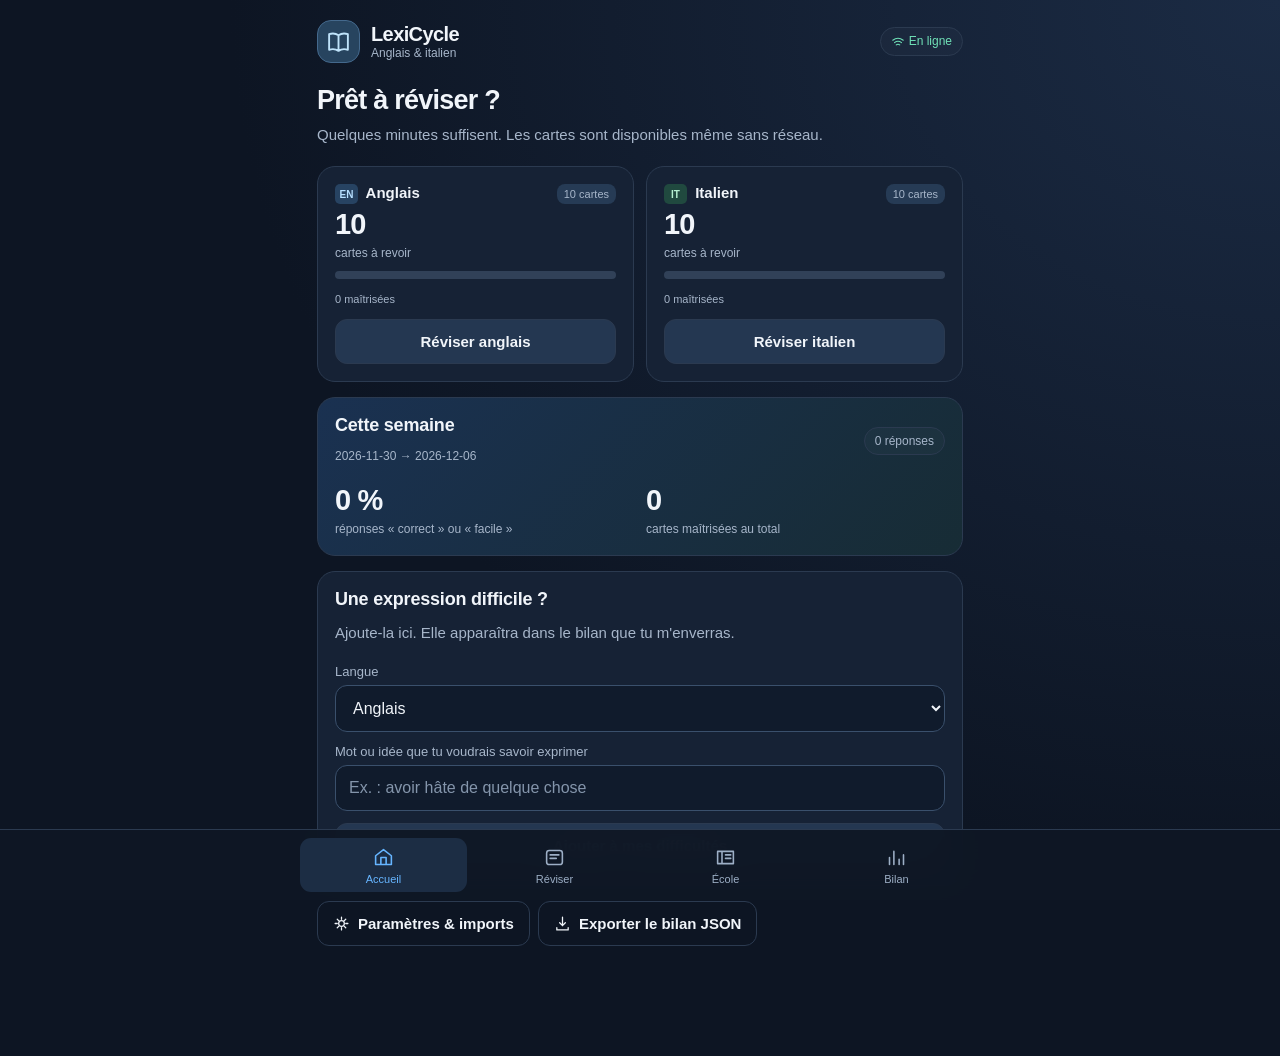
<file: index.html>
<!doctype html>
<html lang="fr">
<head>
<meta charset="utf-8">
<meta name="viewport"
 content="width=device-width,initial-scale=1,viewport-fit=cover">
<meta name="theme-color" content="#0d1523">
<meta name="apple-mobile-web-app-capable" content="yes">
<meta name="apple-mobile-web-app-title" content="LexiCycle">
<meta name="lexicycle-version" content="1.5-autonome">

<link rel="manifest" href="./manifest.webmanifest">
<link rel="apple-touch-icon"
 href="./icons/apple-touch-icon.png">

<title>LexiCycle</title>

<style>
:root{color-scheme:dark;--bg:#0d1523;--panel:#162235;--panel2:#1d2b40;--line:#2b3a50;--text:#f1f5fa;--muted:#a7b6ca;--en:#66b5ff;--it:#6fe0b7;--gold:#f2c875;--red:#ff9198;--radius:18px;font-family:-apple-system,BlinkMacSystemFont,"Segoe UI",sans-serif}
*{box-sizing:border-box}html{min-height:100%;background:var(--bg)}body{margin:0;min-height:100vh;color:var(--text);background:radial-gradient(ellipse at top right,#1b2b44 0%,var(--bg) 58%);font-size:15px;-webkit-tap-highlight-color:transparent}button,input,textarea,select{font:inherit}button{cursor:pointer}button:disabled{opacity:.45;cursor:not-allowed}a{color:var(--en)}.loading{text-align:center;padding:80px 12px}.shell{width:min(680px,100%);margin:auto;padding:20px 17px calc(110px + env(safe-area-inset-bottom))}.top{display:flex;align-items:center;justify-content:space-between;gap:12px;margin-bottom:22px}.brand{display:flex;align-items:center;gap:11px}.mark{display:grid;place-items:center;width:43px;height:43px;border-radius:14px;background:linear-gradient(145deg,var(--en),var(--it));color:#0d1523;font-size:24px;font-weight:900}.brand-name{font-size:20px;font-weight:800;letter-spacing:-.6px}.small{font-size:12px;color:var(--muted)}.pill,.tag{border:1px solid var(--line);border-radius:999px;padding:6px 10px;font-size:12px;color:var(--muted);background:rgba(255,255,255,.025)}.pill.online{color:var(--it)}.pill.offline{color:var(--gold)}h1{font-size:27px;letter-spacing:-.75px;line-height:1.15;margin:0 0 8px}h2{font-size:18px;margin:0 0 12px;letter-spacing:-.2px}h3{font-size:15px;margin:0 0 8px}.sub{color:var(--muted);line-height:1.5;margin:0 0 19px}.card{border:1px solid var(--line);border-radius:var(--radius);background:var(--panel);padding:17px;margin-bottom:15px}.card.soft{background:var(--panel2)}.card.accent{background:linear-gradient(135deg,#1a3151,#172c35)}.row{display:flex;align-items:center;justify-content:space-between;gap:10px}.row.wrap{flex-wrap:wrap}.stack{display:grid;gap:10px}.grid2{display:grid;grid-template-columns:repeat(2,minmax(0,1fr));gap:12px}.metric{font-size:29px;font-weight:800;letter-spacing:-.8px;margin:4px 0}.caption{font-size:12px;color:var(--muted);line-height:1.45}.muted{color:var(--muted)}.en{color:var(--en)}.it{color:var(--it)}.gold{color:var(--gold)}.danger{color:var(--red)}.mt{margin-top:14px}.mb{margin-bottom:14px}.progress{height:8px;border-radius:999px;background:#314158;overflow:hidden;margin-top:9px}.progress>div{height:100%;border-radius:999px;background:linear-gradient(90deg,var(--en),var(--it));transition:width .25s}.btn{display:inline-flex;justify-content:center;align-items:center;gap:8px;border:1px solid var(--line);border-radius:12px;padding:12px 15px;background:#243751;color:var(--text);font-weight:700;text-decoration:none;min-height:45px}.btn.primary{background:linear-gradient(105deg,#66b5ff,#70d9bc);border:0;color:#102033}.btn.ghost{background:transparent}.btn.red{border-color:#70404a;color:var(--red);background:#311d29}.btn.full{width:100%}.btn.small{padding:8px 10px;min-height:34px;font-size:12px;border-radius:9px}.seg{display:flex;gap:5px;background:#111d2e;border:1px solid var(--line);padding:5px;border-radius:14px;margin-bottom:16px}.seg button{flex:1;border:0;border-radius:10px;background:none;color:var(--muted);font-size:13px;font-weight:650;padding:10px 4px}.seg button.active{background:#2d435e;color:var(--text)}.nav{position:fixed;z-index:20;bottom:0;left:0;right:0;display:flex;justify-content:center;background:rgba(15,23,37,.96);border-top:1px solid var(--line);padding:8px max(9px,env(safe-area-inset-left)) calc(8px + env(safe-area-inset-bottom)) max(9px,env(safe-area-inset-right));backdrop-filter:blur(18px)}.nav-inner{width:min(680px,100%);display:grid;grid-template-columns:repeat(4,1fr);gap:4px}.nav button{border:0;background:none;color:#9dafc6;display:grid;justify-items:center;gap:3px;padding:7px 1px;font-size:11px;border-radius:11px}.nav button.active{color:var(--en);background:#1c2d44}.nav .ni{font-size:22px;line-height:1.3}.study-front{display:grid;place-items:center;text-align:center;min-height:240px;border:1px solid #40556f;background:linear-gradient(145deg,#243959,#1c3047);padding:26px 17px;border-radius:20px;margin-bottom:15px}.study-front .prompt{font-size:clamp(21px,5.5vw,29px);font-weight:780;line-height:1.3;overflow-wrap:anywhere}.study-front .answer{font-size:clamp(19px,5vw,26px);font-weight:730;color:var(--it);line-height:1.3}.example{font-style:italic;color:var(--muted);font-size:14px;line-height:1.5}.rating{display:grid;grid-template-columns:repeat(4,1fr);gap:7px}.rating button{min-height:56px;padding:6px 2px;display:grid;place-items:center;gap:3px;font-size:12px}.rating .r0{border-color:#b15d66;color:#ffc4c5}.rating .r1{border-color:#9c774d;color:#ffe0a4}.rating .r2{border-color:#467cba;color:#cbe6ff}.rating .r3{border-color:#409278;color:#b8f8df}input,textarea,select{display:block;width:100%;background:#101b2c;border:1px solid #3a506c;color:var(--text);border-radius:12px;padding:13px;outline:none}input:focus,textarea:focus,select:focus{border-color:var(--en)}input::placeholder,textarea::placeholder{color:#8495ab}textarea{resize:vertical;min-height:70px}label{display:block;font-size:13px;color:var(--muted);margin-bottom:6px}.field{margin:0 0 12px}.list-card{padding:12px 0;border-bottom:1px solid var(--line);display:flex;gap:10px;justify-content:space-between;align-items:flex-start}.list-card:last-child{border-bottom:0}.list-card strong{display:block;font-size:14px}.list-card .caption{margin-top:4px}.badge{font-size:11px;border-radius:8px;padding:4px 7px;background:#263b55;color:var(--muted);white-space:nowrap}.bar{height:7px;background:#34465b;border-radius:10px;overflow:hidden;margin-top:6px}.bar>div{height:100%;background:var(--it)}.notice{font-size:13px;line-height:1.55;color:var(--muted);border-left:3px solid #5b91b9;padding:7px 11px;background:#17263a;border-radius:0 9px 9px 0;margin:12px 0}.notice.success{border-left-color:var(--it)}.notice.error{border-left-color:var(--red);color:#ffc3c8}.empty{text-align:center;padding:40px 14px;color:var(--muted)}.empty strong{display:block;color:var(--text);margin-bottom:9px}.thin{border:0;border-top:1px solid var(--line);margin:15px 0}.actions{display:flex;flex-wrap:wrap;gap:8px}.spaced{margin-bottom:20px}.spaced p{line-height:1.6;margin:7px 0 0}.tiny{font-size:11px;color:var(--muted)}code{background:#26384d;padding:2px 5px;border-radius:4px;font-size:12px}.file-input{display:none}button:focus-visible{outline:2px solid var(--en);outline-offset:3px}@media (max-width:390px){.shell{padding-left:12px;padding-right:12px}.card{padding:14px}.rating{gap:4px}.rating button{font-size:11px}.brand-name{font-size:18px}}

/* LexiCycle V1.3 */
.lc-icon{display:inline-block;vertical-align:middle;flex:none;pointer-events:none}
.mark{background:#27445f;color:#bfe3fa;border:1px solid #44698d}
.nav .ni{display:grid;place-items:center;height:25px}
.lc-lang{display:inline-flex;align-items:center;justify-content:center;min-width:23px;height:20px;padding:0 4px;border-radius:5px;font-size:10px;font-weight:750;margin-right:4px}
.lc-en{background:#274362;color:#b6dfff}
.lc-it{background:#20493f;color:#b5efd1}
.lc-empty{display:grid;place-items:center;width:52px;height:52px;margin:0 auto 14px;border-radius:50%;background:#224c44;color:#b4eed7}
.lc-work{border-color:#3d5e7c;background:linear-gradient(140deg,#1b3046,#15253a)}
.lc-work h2{display:flex;align-items:center;gap:8px;margin:0}
.lc-task-list{margin-top:12px}
.lc-task{display:flex;align-items:flex-start;gap:12px;padding:14px 0;border-top:1px solid var(--line)}
.lc-task-text{min-width:0;flex:1}
.lc-task-text strong{display:block;margin:6px 0 3px}
.lc-task-text p{font-size:13px;line-height:1.45;color:var(--muted)}
.lc-done{display:grid;place-items:center;flex:none;width:34px;height:34px;border:1px solid #6585a4;border-radius:10px;background:#223d54;color:#93adbf}
.lc-done:hover{color:#e4fff1;background:#245749}

/* LexiCycle V1.4 */
html,body{
 width:100%;
 max-width:100%;
 overflow-x:hidden;
 overscroll-behavior-x:none;
}
body{
 touch-action:pan-y;
}
html,body,.shell{
 scrollbar-width:none;
 -ms-overflow-style:none;
}
html::-webkit-scrollbar,
body::-webkit-scrollbar,
.shell::-webkit-scrollbar{
 display:none;
 width:0;
 height:0;
}
.shell,.card,.top,.row,.grid2,.study-front{
 max-width:100%;
 min-width:0;
}
input,textarea,select{
 max-width:100%;
}


/* LexiCycle V1.4.1 : affichage iPhone */

input, textarea, select {
    font-size: 16px !important;
}

@media (max-width: 480px) {

    .shell {
        padding: 13px 12px
        calc(96px + env(safe-area-inset-bottom));
    }

    .top {
        margin-bottom: 14px;
    }

    .brand-name {
        font-size: 17px;
    }

    h1 {
        font-size: 23px;
    }

    h2 {
        font-size: 16px;
    }

    .card {
        padding: 13px;
        margin-bottom: 11px;
    }

    .metric {
        font-size: 25px;
    }

    .study-front {
        min-height: 190px;
        padding: 18px 12px;
    }

    .study-front .prompt {
        font-size: clamp(18px, 5vw, 24px);
    }

    .study-front .answer {
        font-size: clamp(18px, 4.6vw, 23px);
    }

    .btn {
        padding: 10px 12px;
        min-height: 42px;
    }

    .nav button {
        font-size: 10px;
    }
}

/* LexiCycle V1.5 : École */
.school-pack{display:flex;gap:10px;align-items:center;justify-content:space-between;padding:15px 0;border-top:1px solid var(--line)}
.school-pack-content{min-width:0;flex:1;overflow-wrap:anywhere}
.school-pack-content strong{display:block;margin-bottom:5px}
.school-front .prompt,.school-front .answer{overflow-wrap:anywhere;white-space:pre-line}
.school-pack .btn{flex-shrink:0}
@media(max-width:380px){
 .school-pack{gap:6px}
 .school-pack .btn{padding:8px 10px}
}

</style>
</head>

<body>
<div id="app">
 <main class="loading">Ouverture de LexiCycle…</main>
</div>

<script>
(function () {
  function report(message) {
    var area = document.getElementById('app');

    if (!area ||
        area.textContent.indexOf(
          'Ouverture de LexiCycle'
        ) === -1) return;

    area.innerHTML =
      '<main style="font-family:system-ui;' +
      'margin:auto;padding:26px;max-width:600px;' +
      'color:#f1f5fa">' +
      '<h1>Démarrage impossible</h1>' +
      '<p id="lexi-error"></p>' +
      "<p>Les données locales n'ont pas été effacées.</p>" +
      '</main>';

    document.getElementById(
      'lexi-error'
    ).textContent = message;
  }

  window.addEventListener('error', function(e) {
    report(
      'Erreur JavaScript : ' +
      (e.message || 'inconnue')
    );
  });

  window.addEventListener(
    'unhandledrejection',
    function(e) {
      report(
        'Erreur : ' +
        String(
          (e.reason && e.reason.message) ||
          e.reason || 'inconnue'
        )
      );
    }
  );

  setTimeout(function() {
    report(
      "L'application ne s'est pas initialisée."
    );
  }, 22000);
}());
</script>

<script>
'use strict';
// LexiCycle : aucun appel API, compte, analytique, traceur ni synchronisation.
// Les cartes et les réponses sont conservées UNIQUEMENT dans IndexedDB.
const DB_NAME = 'lexicycle-db';
const DB_VERSION = 1;
const STATE_KEY = 'state';
const SCHEMA = 1;
const LANG = {en:'Anglais',it:'Italien'};
let db, state, screen = 'home', langFilter = 'all', studyCardId = null;
let revealed = false, typedAnswer = '', searchText = '', editId = null, flash = null;
const root = document.getElementById('app');
const stamp = () => new Date().toISOString();
const now = () => Date.now();
const idGen = () => globalThis.crypto?.randomUUID?.() || `card-${Date.now()}-${Math.random().toString(36).slice(2)}`;
const esc = s => String(s ?? '').replace(/[&<>"']/g, c => ({'&':'&amp;','<':'&lt;','>':'&gt;','"':'&quot;',"'":'&#39;'}[c]));
const localDay = d => { const x = new Date(d); return `${x.getFullYear()}-${String(x.getMonth()+1).padStart(2,'0')}-${String(x.getDate()).padStart(2,'0')}`; };
function monday(d=new Date()) { const x=new Date(d); x.setHours(0,0,0,0); x.setDate(x.getDate()-(x.getDay()+6)%7); return x; }
const daysTo = ts => ts <= now() ? 'À revoir' : new Date(ts).toLocaleDateString('fr-CH',{day:'2-digit',month:'short'});
function startupTimeout(promise, ms, operation) {
  return Promise.race([
    promise,
    new Promise((_, reject) =>
      setTimeout(() =>
        reject(new Error(operation + ' : délai dépassé.')),
        ms
      )
    )
  ]);
}
function openDB() { return new Promise((resolve,reject)=>{
  const req=indexedDB.open(DB_NAME,DB_VERSION);
  req.onupgradeneeded=()=>{ if(!req.result.objectStoreNames.contains('storage')) req.result.createObjectStore('storage'); };
  req.onsuccess=()=>resolve(req.result);
  req.onerror=()=>reject(req.error);
}); }
function dbGet(key) { return new Promise((resolve,reject)=>{
  const req=db.transaction('storage','readonly').objectStore('storage').get(key);
  req.onsuccess=()=>resolve(req.result); req.onerror=()=>reject(req.error);
}); }
let writeQueue=Promise.resolve();
function save() {
  const snapshot=structuredClone(state);
  writeQueue=writeQueue.catch(()=>{}).then(()=>new Promise((resolve,reject)=>{
    const tx=db.transaction('storage','readwrite'); tx.objectStore('storage').put(snapshot,STATE_KEY);
    tx.oncomplete=resolve; tx.onerror=()=>reject(tx.error); tx.onabort=()=>reject(tx.error);
  }));
  return writeQueue.catch(e=>{ tell(`Échec de sauvegarde : ${e.message}`,true); throw e; });
}
function createCard(x, created=stamp()) {
  return {id:x.id||idGen(),language:x.language,front:x.front.trim(),back:x.back.trim(),example:(x.example||'').trim(),topic:(x.topic||'Général').trim(),
    createdAt:created,dueAt:0,intervalDays:0,ease:2.5,repetitions:0,lapses:0,lastReviewedAt:null,suspended:false};
}
const starter = [
  ['en','J’avais l’habitude de…','I used to…','I used to play football.','Expressions'],
  ['en','J’aimerais…','I would like to…','I would like to learn Italian.','Expressions'],
  ['en','Ça dépend de…','It depends on…','It depends on the situation.','Expressions'],
  ['en','À mon avis…','In my opinion…','In my opinion, practice matters.','Argumentation'],
  ['en','Même si…','Even though…','Even though it is difficult, I will try.','Connecteurs'],
  ['en','En revanche…','However…','However, there is another problem.','Connecteurs'],
  ['en','Travailler dur','To work hard','You have to work hard.','Expressions'],
  ['en','S’améliorer grâce à la pratique','To improve through practice','You can improve through practice.','Expressions'],
  ['en','Je fais du sport','I do sports','I do sports in my free time.','Vie quotidienne'],
  ['en','J’ai étudié','I have studied','I have studied English for years.','Grammaire'],
  ['it','À mon avis…','Secondo me…','Secondo me, è una buona idea.','Argumentation'],
  ['it','J’aime faire…','Mi piace fare…','Mi piace fare sport.','Vie quotidienne'],
  ['it','Je joue d’un instrument','Suono uno strumento','Suono uno strumento musicale.','Vie quotidienne'],
  ['it','Quand j’étais petit…','Quando ero piccolo…','Quando ero piccolo, giocavo a calcio.','Grammaire'],
  ['it','Même si…','Anche se…','Anche se sono stanco, studio.','Connecteurs'],
  ['it','Cependant…','Tuttavia…','Tuttavia, ci sono dei problemi.','Connecteurs'],
  ['it','J’aimerais…','Vorrei…','Vorrei imparare una lingua.','Expressions'],
  ['it','Je dois étudier','Devo studiare','Domani devo studiare.','Vie quotidienne'],
  ['it','Je préfère…','Preferisco…','Preferisco studiare da solo.','Expressions'],
  ['it','J’ai besoin de…','Ho bisogno di…','Ho bisogno di più tempo.','Expressions']
];
function initialState() { return {
  schemaVersion:SCHEMA,createdAt:stamp(),lastPlanWeek:localDay(monday()),
  cards:starter.map((c,i)=>createCard({id:`starter-${c[0]}-${i}`,language:c[0],front:c[1],back:c[2],example:c[3],topic:c[4]})),
  history:[],requests:[],planHistory:[],tasks:[],preferences:{dailyTarget:15}
}; }
// LexiCycle V1.4
let lc14Session={
 lastId:null,turn:0,seen:{},retry:{}
};

function lc14Reset(){
 lc14Session={
  lastId:null,turn:0,seen:{},retry:{}
 };
}

function lc14Pick(){
 const active=selectedCards().filter(
  c=>!c.suspended
 );
 if(!active.length)return null;

 const candidates=active.filter(
  c=>active.length===1||
  c.id!==lc14Session.lastId
 );

 const ready=candidates.filter(c=>
  lc14Session.retry[c.id]!==undefined &&
  lc14Session.retry[c.id]<=lc14Session.turn
 );

 const unseen=candidates.filter(c=>
  !lc14Session.seen[c.id] &&
  lc14Session.retry[c.id]===undefined
 );

 let group=ready.length?ready:
  unseen.length?unseen:
  candidates.filter(
   c=>lc14Session.retry[c.id]===undefined
  );

 if(!group.length)group=candidates;

 const weights=group.map(c=>
  1/Math.pow(
   1+(lc14Session.seen[c.id]||0),1.3
  )
 );

 let draw=Math.random()*
  weights.reduce((a,b)=>a+b,0);

 let card=group[group.length-1];

 for(let i=0;i<group.length;i++){
  draw-=weights[i];
  if(draw<=0){
   card=group[i];
   break;
  }
 }

 delete lc14Session.retry[card.id];

 lc14Session.seen[card.id]=
  (lc14Session.seen[card.id]||0)+1;

 lc14Session.lastId=card.id;
 lc14Session.turn++;

 return card;
}

function selectedCards() { return state.cards.filter(c=>langFilter==='all'||c.language===langFilter); }
function dueCards() { return selectedCards().filter(c=>!c.suspended && Number(c.dueAt||0)<=now()).sort((a,b)=>{
  // Les cartes déjà étudiées dues aujourd'hui passent avant les nouvelles.
  const aNew=a.repetitions===0 ? 1:0, bNew=b.repetitions===0 ? 1:0;
  return aNew-bNew || a.dueAt-b.dueAt || a.createdAt.localeCompare(b.createdAt);
}); }
const mastered = c => c.repetitions>=3 && c.intervalDays>=21;
function weeklyHistory() { const start=monday().getTime(); return state.history.filter(h=>Date.parse(h.at)>=start); }
function statsFor(code='all') {
  const cards=state.cards.filter(c=>code==='all'||c.language===code);
  const h=weeklyHistory().filter(e=>code==='all'||e.language===code);
  const success=h.filter(e=>e.rating>=2).length;
  return {cards:cards.filter(c=>!c.suspended).length,due:cards.filter(c=>!c.suspended&&c.dueAt<=now()).length,
    mastered:cards.filter(c=>!c.suspended&&mastered(c)).length,reviews:h.length,success,successRate:h.length?Math.round(100*success/h.length):0,
    newCards:cards.filter(c=>c.repetitions===0&&!c.suspended).length};
}
function tell(message,error=false) { flash={message,error}; render(); }
function eWeek() { const x=monday(); x.setDate(x.getDate()+6); return localDay(x); }
// lexi-v13-custom
const iconPath = {
 school:'<path d="M3 5h18v14H3zM8 5v14M12 9h6M12 13h6"/>',
 home:'<path d="m3 10 9-7 9 7v10H3zM9 20v-8h6v8"/>',
 book:'<path d="M12 6v15M12 6C9 4 6 4 3 5v15c3-1 6-1 9 1m0-15c3-2 6-2 9-1v15c-3-1-6-1-9 1"/>',
 study:'<rect x="3" y="4" width="18" height="16" rx="3"/><path d="M7 9h10M7 13h7"/>',
 cards:'<rect x="5" y="3" width="16" height="18" rx="2"/><path d="M8 8h10M8 12h7M3 7v12"/>',
 stats:'<path d="M4 20v-8M9 20V5m6 15v-6m5 6V9"/>',
 settings:'<circle cx="12" cy="12" r="4"/><path d="M12 3v3m0 12v3m9-9h-3M6 12H3m15-6-2 2M8 16l-2 2m12 0-2-2M8 8 6 6"/>',
 download:'<path d="M12 3v12m-4-4 4 4 4-4M4 18v3h16v-3"/>',
 upload:'<path d="M12 17V5m-4 4 4-4 4 4M4 19v2h16v-2"/>',
 plus:'<path d="M12 5v14M5 12h14"/>',
 check:'<path d="m5 12 4 4L19 6"/>',
 repeat:'<path d="M20 7v5h-5M4 17v-5h5M6 9a7 7 0 0 1 12 0"/>',
 clock:'<circle cx="12" cy="12" r="9"/><path d="M12 7v5l4 2"/>',
 star:'<path d="m12 2 3 6.3 7 1-5 5 .9 7-5.9-3.3-5.9 3.3.9-7-5-5 7-1z"/>',
 wifi:'<path d="M3 9a15 15 0 0 1 18 0M6 13a10 10 0 0 1 12 0m-9 4a5 5 0 0 1 6 0"/>',
 offline:'<path d="m3 3 18 18M3 9a15 15 0 0 1 10-3m5 2 3 2M7 13a10 10 0 0 1 8-2"/>'
};

const lcIcon = (name,size=19) =>
 `<svg class="lc-icon" width="${size}" height="${size}"
 viewBox="0 0 24 24" fill="none"
 stroke="currentColor" stroke-width="1.8"
 stroke-linecap="round" stroke-linejoin="round"
 aria-hidden="true">${iconPath[name]||iconPath.cards}</svg>`;

const iconFor = code =>
 `<span class="lc-lang ${code==='en'?'lc-en':'lc-it'}">
 ${code==='en'?'EN':'IT'}</span>`;

const lcWeek = () => localDay(monday());

const lcTodo = () =>
 (state.tasks||[]).filter(
  t=>t.weekStart===lcWeek()&&!t.completedAt
 );

function lcHomework(){
 const todo=lcTodo();
 if(!todo.length)return '';
 return `<section class="card lc-work">
 <div class="row">
 <h2>${lcIcon('book')} Travail de la semaine</h2>
 <span class="badge">${todo.length} à faire</span>
 </div>
 <div class="lc-task-list">
 ${todo.map(t=>`<div class="lc-task">
 <button type="button" class="lc-done"
 data-finish-task="${esc(t.id)}">
 ${lcIcon('check',17)}</button>
 <div class="lc-task-text">
 <div class="caption">
 ${iconFor(t.language)} ${LANG[t.language]}
 ${t.day?'· '+esc(t.day):''}
 </div>
 <strong>${esc(t.title)}</strong>
 ${t.description?`<p>${esc(t.description)}</p>`:''}
 </div></div>`).join('')}
 </div></section>`;
}

// LC_SCHOOL_V15 : école séparée des cartes B2
let schoolPackId=null,schoolCardId=null,schoolRevealed=false;
let schoolSession={last:null,turn:0,seen:{},retry:{}};

function schoolReset(){
 schoolCardId=null;
 schoolRevealed=false;
 schoolSession={last:null,turn:0,seen:{},retry:{}};
}
function schoolData(){
 if(!state.school)state.school={packs:[],reviews:[]};
 return state.school;
}
function schoolPick(pack){
 const cards=pack.cards;
 if(!cards.length)return null;
 const possible=cards.filter(c=>cards.length===1||c.id!==schoolSession.last);
 const ready=possible.filter(c=>schoolSession.retry[c.id]!=null&&schoolSession.retry[c.id]<=schoolSession.turn);
 const unseen=possible.filter(c=>!schoolSession.seen[c.id]&&schoolSession.retry[c.id]==null);
 let group=ready.length?ready:unseen.length?unseen:possible.filter(c=>schoolSession.retry[c.id]==null);
 if(!group.length)group=possible;
 const weights=group.map(c=>1/Math.pow(1+(schoolSession.seen[c.id]||0),1.3));
 let n=Math.random()*weights.reduce((x,y)=>x+y,0),picked=group[group.length-1];
 for(let i=0;i<group.length;i++){
  n-=weights[i];
  if(n<=0){picked=group[i];break;}
 }
 delete schoolSession.retry[picked.id];
 schoolSession.seen[picked.id]=(schoolSession.seen[picked.id]||0)+1;
 schoolSession.last=picked.id;
 schoolSession.turn++;
 return picked;
}
function schoolView(){
 const data=schoolData(),pack=data.packs.find(p=>p.id===schoolPackId);
 const input='<input class="file-input" type="file" id="schoolInput" accept=".json,application/json">';
 if(pack){
  let card=pack.cards.find(c=>c.id===schoolCardId);
  if(!card){
   card=schoolPick(pack);
   schoolCardId=card?.id||null;
   schoolRevealed=false;
  }
  return `<div class="row mb"><button class="btn small ghost" data-school-back>Retour à École</button><span class="badge">${esc(pack.subject)}</span></div>
   <h1>${esc(pack.title)}</h1><p class="sub">Révision illimitée et aléatoire. Les erreurs reviennent plus souvent.</p>
   ${card?`<div class="study-front school-front"><div><div class="caption mb">QUESTION</div><div class="prompt">${esc(card.front)}</div>
    ${schoolRevealed?`<hr class="thin"><div class="answer">${esc(card.back)}</div>${card.note?`<p class="example">${esc(card.note)}</p>`:''}`:''}</div></div>
    ${schoolRevealed?`<div class="rating">
      ${[['0','repeat','Oublié'],['1','clock','Difficile'],['2','check','Correct'],['3','star','Facile']].map(([n,ico,t])=>`<button class="btn r${n}" data-school-rate="${n}">${lcIcon(ico,18)}<span>${t}</span></button>`).join('')}
     </div>`:`<button class="btn primary full" data-school-reveal>Voir la réponse</button>`}
    <div class="caption mt">${pack.cards.length} cartes · réponses enregistrées sur ton appareil.</div>`:'<div class="card empty">Ce paquet est vide.</div>'}
   ${input}`;
 }
 return `<h1>École</h1><p class="sub">Vocabulaire de cours, conjugaisons, terminaisons et autres notions à apprendre. Séparé de ton programme B2.</p>
 <div class="card accent"><h2>${lcIcon('upload',18)} Importer un cours</h2>
 <p class="caption">Envoie-moi tes mots ou tes règles dans ChatGPT. Je te prépare un fichier JSON à importer ici.</p>
 <div class="stack mt"><button class="btn primary full" data-school-import>${lcIcon('upload',17)} Importer un fichier école</button>
 <button class="btn ghost full" data-school-example>Exemple du format JSON</button></div></div>
 <div class="card"><div class="row"><h2>Mes cours</h2><span class="pill">${data.packs.length}</span></div>
 ${data.packs.length?data.packs.map(p=>{
 const reviews=data.reviews.filter(r=>r.packId===p.id);
 const fails=reviews.filter(r=>r.rating<=1).length;
 return `<div class="school-pack"><div class="school-pack-content"><strong>${esc(p.title)}</strong><div class="caption">${esc(p.subject)} · ${p.cards.length} cartes · ${reviews.length} révisions${fails?' · '+fails+' difficultés':''}</div></div>
 <button class="btn small" data-school-open="${esc(p.id)}">Réviser</button></div>`;
 }).join(''):'<div class="empty">Aucun cours importé pour le moment.</div>'}</div>${input}`;
}
function validateSchoolPack(x){
 if(!x||x.kind!=='lexicycle-school-pack'||x.schemaVersion!==1||!isString(x.packId,100)||!isString(x.title,140)||!isString(x.subject,80)||!Array.isArray(x.cards)||x.cards.length<1||x.cards.length>500)throw Error('Fichier École invalide.');
 const ids=new Set();
 for(const c of x.cards){
  if(!c||!isString(c.id,100)||ids.has(c.id)||!isString(c.front,500)||!isString(c.back,500)||(c.note!=null&&(typeof c.note!=='string'||c.note.length>600)))throw Error('Carte école invalide.');
  ids.add(c.id);
 }
 return x;
}
async function schoolImport(raw){
 const x=validateSchoolPack(raw),data=schoolData();
 let pack=data.packs.find(p=>p.id===x.packId),added=0,changed=0;
 if(!pack){
  pack={id:x.packId,title:x.title.trim(),subject:x.subject.trim(),cards:[],createdAt:stamp()};
  data.packs.push(pack);
 }
 pack.title=x.title.trim();
 pack.subject=x.subject.trim();
 pack.updatedAt=stamp();
 for(const incoming of x.cards){
  const old=pack.cards.find(c=>c.id===incoming.id);
  if(old){
   old.front=incoming.front.trim();
   old.back=incoming.back.trim();
   old.note=(incoming.note||'').trim();
   changed++;
  }else{
   pack.cards.push({
    id:incoming.id,front:incoming.front.trim(),
    back:incoming.back.trim(),note:(incoming.note||'').trim(),
    dueAt:0,repetitions:0,intervalDays:0,ease:2.5,lapses:0
   });
   added++;
  }
 }
 await save();
 schoolPackId=null;
 schoolReset();
 tell(`Cours importé : ${added} nouvelle(s) carte(s), ${changed} mise(s) à jour. Progression conservée.`);
}
function schoolRate(rating){
 const pack=schoolData().packs.find(p=>p.id===schoolPackId);
 const c=pack?.cards.find(c=>c.id===schoolCardId);
 if(!schoolRevealed||!c||![0,1,2,3].includes(rating))return;
 const t=now(),due=c.dueAt<=t,prev=c.intervalDays;
 if(rating===0){
  c.lapses++;c.repetitions=0;
  c.ease=Math.max(1.3,c.ease-.2);
  c.intervalDays=0;c.dueAt=t+600000;
 }
 if(rating===1){
  c.ease=Math.max(1.3,c.ease-.12);
  if(due){
   c.repetitions++;
   c.intervalDays=1;c.dueAt=t+86400000;
  }else{
   c.intervalDays=Math.min(prev||1,1);
   c.dueAt=Math.min(c.dueAt,t+86400000);
  }
 }
 if(rating>=2&&due){
  c.repetitions++;
  if(rating===3)c.ease=Math.min(3.1,c.ease+.12);
  c.intervalDays=prev===0?(rating===3?4:1):Math.max(rating===3?4:2,Math.round(prev*(c.ease+(rating===3?.3:0))));
  c.dueAt=t+c.intervalDays*86400000;
 }
 schoolData().reviews.push({
  packId:pack.id,cardId:c.id,rating,at:stamp(),freePractice:!due
 });
 if(rating<=1)schoolSession.retry[c.id]=schoolSession.turn+(rating===0?1:3);
 else delete schoolSession.retry[c.id];
 schoolCardId=null;
 schoolRevealed=false;
 save();
 render();
}
function schoolExample(){
 return {
  kind:'lexicycle-school-pack',
  schemaVersion:1,
  packId:'italien-terminaisons-01',
  title:'Italien · Présent',
  subject:'Italien',
  cards:[
   {id:'it-present-are-noi',front:'Terminaison des verbes en -are avec noi',back:'-iamo',note:'Parlare → noi parliamo'},
   {id:'it-present-are-voi',front:'Terminaison des verbes en -are avec voi',back:'-ate',note:'Parlare → voi parlate'}
  ]
 };
}

function segment() { return `<div class="seg" role="group" aria-label="Langue">
  <button data-language="all" class="${langFilter==='all'?'active':''}">Toutes</button>
  <button data-language="en" class="${langFilter==='en'?'active':''}">Anglais</button>
  <button data-language="it" class="${langFilter==='it'?'active':''}">Italien</button></div>`; }
function layout(content) {
  root.innerHTML=`<div class="shell"><header class="top"><div class="brand"><div class="mark">${lcIcon("book",25)}</div><div><div class="brand-name">LexiCycle</div><div class="small">Anglais & italien</div></div></div><span class="pill ${navigator.onLine?'online':'offline'}" id="networkStatus">${lcIcon(navigator.onLine?'wifi':'offline',14)} ${navigator.onLine?'En ligne':'Hors ligne'}</span></header>
  ${flash?`<div class="notice ${flash.error?'error':'success'}">${esc(flash.message)}</div>`:''}
  ${content}</div><nav class="nav"><div class="nav-inner">
  ${[['home','home','Accueil'],['study','study','Réviser'],['school','school','École'],['stats','stats','Bilan']].map(([name,ico,label])=>`<button data-screen="${name}" class="${screen===name?'active':''}" aria-label="${label}"><span class="ni">${lcIcon(ico,21)}</span>${label}</button>`).join('')}
  </div></nav>`;
}
function render() {
  if (!state) return;
  const content=screen==='editor' ? editorView(state.cards.find(x=>x.id===editId)) : ({home:homeView,study:studyView,library:libraryView,school:schoolView,stats:statsView,settings:settingsView}[screen]?.()||homeView());
  layout(content);
}
function homeView() {
  const en=statsFor('en'),it=statsFor('it'),all=statsFor();
  return `<h1>Prêt à réviser ?</h1><p class="sub">Quelques minutes suffisent. Les cartes sont disponibles même sans réseau.</p>
  <div class="grid2">
    ${[['en',en],['it',it]].map(([code,s])=>`<div class="card"><div class="row"><strong>${iconFor(code)} ${LANG[code]}</strong><span class="badge">${s.cards} cartes</span></div><div class="metric">${s.due}</div><div class="caption">cartes à revoir</div><div class="progress"><div style="width:${s.cards?Math.round(s.mastered/s.cards*100):0}%"></div></div><div class="tiny mt">${s.mastered} maîtrisées</div><button class="btn full mt" data-start="${code}" ${s.cards?'':'disabled'}>Réviser ${LANG[code].toLowerCase()}</button></div>`).join('')}
  </div>
  <div class="card accent"><div class="row"><div><h2>Cette semaine</h2><div class="caption">${esc(localDay(monday()))} → ${esc(eWeek())}</div></div><span class="pill">${all.reviews} réponses</span></div>
  <div class="grid2 mt"><div><div class="metric">${all.successRate} %</div><div class="caption">réponses « correct » ou « facile »</div></div><div><div class="metric">${all.mastered}</div><div class="caption">cartes maîtrisées au total</div></div></div></div>
  ${lcHomework()}
  <div class="card"><h2>Une expression difficile ?</h2><p class="sub">Ajoute-la ici. Elle apparaîtra dans le bilan que tu m'enverras.</p>
    <form id="quickRequest"><div class="field"><label for="requestLanguage">Langue</label><select name="language" id="requestLanguage"><option value="en">Anglais</option><option value="it">Italien</option></select></div>
    <div class="field"><label for="requestText">Mot ou idée que tu voudrais savoir exprimer</label><input id="requestText" name="text" maxlength="300" required placeholder="Ex. : avoir hâte de quelque chose"></div>
    <button class="btn full" type="submit">Ajouter à mes difficultés</button></form></div>
  <div class="actions"><button class="btn ghost" data-screen="settings">${lcIcon('settings',17)} Paramètres & imports</button><button class="btn ghost" data-action="downloadReport">${lcIcon('download',17)} Exporter le bilan JSON</button></div>`;
}
function studyView() {
  const options=selectedCards().filter(c=>!c.suspended);
  let card=state.cards.find(c=>c.id===studyCardId);
  if (!card || card.suspended || (langFilter!=='all'&&card.language!==langFilter)) { card=lc14Pick();studyCardId=card?.id||null;revealed=false;typedAnswer=''; }
  return `<h1>Réviser</h1><p class="sub">Révision libre et illimitée, dans un ordre aléatoire. Les cartes oubliées ou difficiles reviennent rapidement.</p>${segment()}
  ${card?`<div class="row mb"><span class="pill">${iconFor(card.language)} ${LANG[card.language]}</span><span class="pill">${options.length} carte${options.length>1?'s':''} disponible${options.length>1?'s':''} · sans limite</span></div>
    <div class="study-front"><div><div class="caption mb">FRANÇAIS → ${card.language==='en'?'ANGLAIS':'ITALIEN'}</div><div class="prompt">${esc(card.front)}</div>
    ${revealed?`<hr class="thin"><div class="answer">${esc(card.back)}</div>${card.example?`<p class="example">${esc(card.example)}</p>`:''}`:''}</div></div>
    ${!revealed?`<div class="field"><label for="attempt">Ta proposition (facultatif, non envoyée)</label><input autocomplete="off" autocapitalize="sentences" id="attempt" placeholder="Écris ou formule ta réponse mentalement…" value="${esc(typedAnswer)}"></div>
    <button class="btn primary full" data-action="reveal">Voir la réponse</button>`:
    `${typedAnswer?`<div class="notice">Ta proposition : <strong>${esc(typedAnswer)}</strong></div>`:''}
     <div class="caption mb">Évalue ta réponse. Une faute importante = « difficile » ou « à revoir ».</div>
     <div class="rating">
       <button class="btn r0" data-rate="0">${lcIcon('repeat',18)}<span>Oublié</span></button>
       <button class="btn r1" data-rate="1">${lcIcon('clock',18)}<span>Difficile</span></button>
       <button class="btn r2" data-rate="2">${lcIcon('check',18)}<span>Correct</span></button>
       <button class="btn r3" data-rate="3">${lcIcon('star',18)}<span>Facile</span></button>
     </div>`}
    <div class="caption mt">${esc(card.topic)} · ${card.repetitions?'Déjà revue':'Nouvelle carte'}. Raccourcis clavier : espace, puis touches 1–4.</div>`:
   `<div class="card empty"><div class="lc-empty">${lcIcon('check',29)}</div><strong>Aucune carte active</strong>Ajoute une carte ou réactive une carte suspendue pour commencer.<div class="mt"><button class="btn" data-screen="home">Retour à l’accueil</button></div></div>`}`;
}
function libraryView() {
  let cards=selectedCards().filter(c=>`${c.front} ${c.back} ${c.topic}`.toLocaleLowerCase().includes(searchText.toLocaleLowerCase())).sort((a,b)=>b.createdAt.localeCompare(a.createdAt));
  return `<h1>Bibliothèque</h1><p class="sub">Tes cartes ne disparaissent pas après une semaine. Elles restent disponibles pour les prochaines révisions.</p>
  ${segment()}<div class="field"><label for="search">Rechercher une carte</label><input id="search" placeholder="Mot, traduction ou thème…" value="${esc(searchText)}"></div>
  <div class="actions mb"><button class="btn primary" data-action="newCard">${lcIcon('plus',17)} Ajouter une carte</button><button class="btn ghost" data-screen="settings">Importer des cartes</button></div>
  <div class="card"><div class="row"><h2>Mes cartes</h2><span class="pill">${cards.length}</span></div>
  ${cards.length?cards.map(c=>`<div class="list-card"><div style="min-width:0"><strong>${iconFor(c.language)} ${esc(c.front)}</strong><div class="caption">${esc(c.back)}</div><div class="caption">${esc(c.topic)} · ${c.suspended?'Suspendue':mastered(c)?'Maîtrisée':c.repetitions?'Prochaine : '+daysTo(c.dueAt):'Nouvelle'}</div></div><button class="btn small ghost" data-edit="${esc(c.id)}">Modifier</button></div>`).join(''):'<div class="empty">Aucune carte trouvée.</div>'}</div>`;
}
function statsView() {
  const all=statsFor(), en=statsFor('en'),it=statsFor('it');
  const top=state.cards.map(c=>{
    const h=state.history.filter(x=>x.cardId===c.id);
    const fail=h.filter(x=>x.rating===0||x.rating===1).length;
    return {c,fail,total:h.length};
  }).filter(x=>x.fail>=2).sort((a,b)=>b.fail-a.fail || b.total-a.total).slice(0,8);
  const dayCounts=Array.from({length:7},(_,i)=>{const x=monday();x.setDate(x.getDate()+i);return {day:['L','M','M','J','V','S','D'][i],count:weeklyHistory().filter(h=>localDay(h.at)===localDay(x)).length};});
  return `<h1>Résultats & exports</h1><p class="sub">Statistiques calculées sur cet appareil et bilan pour ChatGPT.</p>
  <div class="grid2"><div class="card"><div class="caption">Réponses cette semaine</div><div class="metric">${all.reviews}</div></div><div class="card"><div class="caption">Réussite cette semaine</div><div class="metric">${all.successRate} %</div></div></div>
  <div class="card"><h2>Activité depuis lundi</h2><div class="row" style="align-items:end;gap:8px;height:90px">${dayCounts.map(d=>`<div style="flex:1;text-align:center"><div class="bar" style="height:62px;display:flex;align-items:end"><div style="width:100%;height:${d.count?Math.max(8,Math.round(d.count/Math.max(1,...dayCounts.map(x=>x.count))*100)):0}%"></div></div><div class="tiny mt">${d.day}</div><div class="tiny">${d.count}</div></div>`).join('')}</div></div>
  <div class="grid2">${[['en',en],['it',it]].map(([code,s])=>`<div class="card"><h3>${iconFor(code)} ${LANG[code]}</h3><div class="caption">${s.cards} actives · ${s.mastered} maîtrisées</div><div class="metric">${s.successRate} %</div><div class="caption">${s.reviews} réponses cette semaine</div></div>`).join('')}</div>
  <div class="card"><h2>Expressions les plus difficiles</h2>${top.length?top.map(x=>`<div class="list-card"><div><strong>${iconFor(x.c.language)} ${esc(x.c.front)}</strong><div class="caption">${esc(x.c.back)}</div></div><span class="badge">${x.fail} difficulté${x.fail>1?'s':''}</span></div>`).join(''):'<p class="caption">Une carte apparaît ici après deux réponses « Oublié » ou « Difficile ».</p>'}</div>
  <div class="card accent"><h2>Fin de semaine : échange avec ChatGPT</h2><p class="sub">Ce fichier comprend toutes tes cartes, les réponses et l’historique complet. Garde-le dans Fichiers sur ton iPhone.</p>
  <div class="stack"><button class="btn primary full" data-action="downloadReport">${lcIcon('download',17)} Exporter le bilan hebdomadaire JSON</button><button class="btn" data-action="copyReport">Copier le bilan JSON</button><button class="btn ghost" data-screen="settings">Importer la semaine suivante</button></div></div>`;
}
function settingsView() {
  return `<h1>Paramètres & sauvegardes</h1><p class="sub">Aucune donnée n'est envoyée automatiquement. Tout reste enregistré sur cet appareil.</p>
  <div class="card"><h2>Ajouter la semaine suivante</h2><p class="caption">Importe un fichier JSON fourni par ChatGPT. Les cartes existantes, les statistiques et les intervalles de révision sont préservés.</p>
    <div class="stack mt"><button class="btn primary full" data-action="importPlan">${lcIcon('upload',17)} Importer un programme hebdomadaire</button>
    <button class="btn ghost full" data-action="downloadExample">${lcIcon('download',17)} Exemple du format attendu</button></div></div>
  <div class="card"><h2>Sauvegarde complète</h2><p class="caption">Export autonome contenant toutes les cartes, réponses, statistiques et demandes. À conserver dans Fichiers ou un dossier personnel de ton choix.</p>
    <div class="stack mt"><button class="btn full" data-action="downloadBackup">${lcIcon('download',17)} Sauvegarder toutes les données</button><button class="btn ghost full" data-action="restoreBackup">${lcIcon('upload',17)} Restaurer une sauvegarde JSON</button></div>
    <div class="notice">Restaurer une sauvegarde remplace les données actuellement présentes. L'application demandera une confirmation.</div></div>
  <div class="card"><h2>Confidentialité et fonctionnement</h2><div class="stack caption"><div>Stockage local IndexedDB.</div><div>Révisions possibles hors connexion après installation.</div><div>Aucune connexion à ChatGPT depuis l'application.</div><div>Export et import JSON uniquement à ton initiative.</div><div>Si Safari efface les données de ce site, la sauvegarde JSON est nécessaire pour restaurer tes progrès.</div></div></div>
  <div class="card"><h2>Gestion des cartes B2</h2><p class="caption">Ancienne bibliothèque disponible ici si tu veux modifier tes cartes personnelles.</p><button class="btn ghost full mt" data-screen="library">Ouvrir la bibliothèque B2</button></div>
  <div class="card"><h2>Gestion</h2><div class="caption mb">${state.cards.length} cartes enregistrées, ${state.history.length} réponses historisées.</div><button class="btn red" data-action="eraseAll">Effacer les données locales</button></div>
  <input class="file-input" type="file" accept=".json,application/json" id="planInput">
  <input class="file-input" type="file" accept=".json,application/json" id="backupInput">`;
}
function editorView(card) {
 const c=card||{language:langFilter==='it'?'it':'en',front:'',back:'',example:'',topic:'Général'};
 return `<h1>${card?'Modifier':'Nouvelle'} carte</h1><p class="sub">Les informations sont conservées uniquement sur ton appareil.</p>
  <div class="card"><form id="cardForm"><div class="field"><label>Langue</label><select name="language" ${card?'disabled':''}><option value="en" ${c.language==='en'?'selected':''}>Anglais</option><option value="it" ${c.language==='it'?'selected':''}>Italien</option></select></div>
  <div class="field"><label>Expression française</label><input required maxlength="250" name="front" value="${esc(c.front)}" placeholder="Je suis impatient de…"></div>
  <div class="field"><label>Traduction</label><input required maxlength="250" name="back" value="${esc(c.back)}" placeholder="I am looking forward to…"></div>
  <div class="field"><label>Phrase d’exemple (facultatif)</label><textarea name="example" maxlength="500">${esc(c.example)}</textarea></div>
  <div class="field"><label>Thème</label><input required maxlength="100" name="topic" value="${esc(c.topic)}"></div>
  <div class="actions"><button class="btn primary" type="submit">Enregistrer</button><button class="btn ghost" type="button" data-action="cancelEdit">Annuler</button></div></form>
  ${card?`<hr class="thin"><button class="btn ${card.suspended?'ghost':'red'}" data-action="toggleSuspend">${card.suspended?'Réactiver la carte':'Suspendre cette carte'}</button><p class="caption">Suspendre ne supprime ni la carte ni son historique.</p>`:''}</div>`;
}
function ratingCard(rating){
 const c=state.cards.find(
  x=>x.id===studyCardId
 );

 if(!c||!revealed||rating<0||rating>3)
  return;

 const reviewedAt=now();
 const due=Number(c.dueAt||0)<=reviewedAt;
 const oldInterval=Number(c.intervalDays)||0;

 if(rating===0){
  c.repetitions=0;
  c.lapses++;
  c.ease=Math.max(1.3,c.ease-.2);
  c.intervalDays=0;
  c.dueAt=reviewedAt+10*60*1000;

 }else if(rating===1){
  c.ease=Math.max(1.3,c.ease-.12);

  if(due){
   c.repetitions++;
   c.intervalDays=1;
   c.dueAt=reviewedAt+86400000;
  }else{
   c.dueAt=Math.min(
    c.dueAt,reviewedAt+86400000
   );
   c.intervalDays=Math.min(
    oldInterval||1,1
   );
  }

 }else if(due&&rating===2){
  c.repetitions++;
  c.intervalDays=oldInterval===0?1:
   c.repetitions===2?3:
   Math.max(
    2,Math.round(oldInterval*c.ease)
   );
  c.dueAt=reviewedAt+
   c.intervalDays*86400000;

 }else if(due&&rating===3){
  c.repetitions++;
  c.ease=Math.min(3.1,c.ease+.12);
  c.intervalDays=oldInterval===0?4:
   Math.max(
    4,Math.round(
     oldInterval*(c.ease+.3)
    )
   );
  c.dueAt=reviewedAt+
   c.intervalDays*86400000;
 }

 c.lastReviewedAt=stamp();

 state.history.push({
  id:idGen(),
  cardId:c.id,
  language:c.language,
  rating,
  at:c.lastReviewedAt,
  intervalDays:c.intervalDays,
  freePractice:!due
 });

 if(rating===0){
  lc14Session.retry[c.id]=
   lc14Session.turn+1;
 }else if(rating===1){
  lc14Session.retry[c.id]=
   lc14Session.turn+3;
 }else{
  delete lc14Session.retry[c.id];
 }

 studyCardId=null;
 revealed=false;
 typedAnswer='';
 save();
 render();
}
function weeklyReport() {
 const a=statsFor(),en=statsFor('en'),it=statsFor('it');
 return {kind:'lexicycle-weekly-report',schemaVersion:SCHEMA,generatedAt:stamp(),weekStart:localDay(monday()),weekEnd:eWeek(),lastPlanWeek:state.lastPlanWeek,
  summary:{all:a,en,it,ratings:weeklyHistory().reduce((o,h)=>(o[['forgot','hard','good','easy'][h.rating]]++,o),{forgot:0,hard:0,good:0,easy:0})},
  recentDifficulties:state.cards.map(c=>({c,errors:state.history.filter(h=>h.cardId===c.id&&h.rating<=1).length})).filter(x=>x.errors>=2).sort((a,b)=>b.errors-a.errors).slice(0,30).map(({c,errors})=>({id:c.id,language:c.language,front:c.front,back:c.back,errors,lapses:c.lapses,repetitions:c.repetitions})),
  homework:{weekStart:lcWeek(),tasks:(state.tasks||[]).filter(t=>t.weekStart===lcWeek()),pending:lcTodo().length}, 
  schoolSummary:{packs:(state.school?.packs||[]).map(p=>({id:p.id,title:p.title,subject:p.subject,cards:p.cards.length})),reviewsThisWeek:(state.school?.reviews||[]).filter(r=>Date.parse(r.at)>=monday().getTime()).length},
  requests:state.requests,planHistory:state.planHistory,
  // Snapshot complet : cette seule exportation permet de restaurer le contexte sans ancien chat.
  fullSnapshot:structuredClone(state),
  instructionsForChatGPT:'Analyse mes difficultés et mes devoirs. Génère un lexicycle-weekly-plan schemaVersion 1 avec cards, updates et tasks. Maximum 10 nouvelles expressions par langue. Conserve les ID et la progression.'};
}
const backupObject=()=>({kind:'lexicycle-full-backup',schemaVersion:SCHEMA,generatedAt:stamp(),data:structuredClone(state)});
function downloadJSON(data,prefix) {
 const json=JSON.stringify(data,null,2);const blob=new Blob([json],{type:'application/json;charset=utf-8'});const url=URL.createObjectURL(blob);
 const a=document.createElement('a');a.href=url;a.download=`${prefix}-${localDay(new Date())}.json`;document.body.appendChild(a);a.click();a.remove();setTimeout(()=>URL.revokeObjectURL(url),30000);
}
function planExample() {
 return {kind:'lexicycle-weekly-plan',schemaVersion:SCHEMA,weekStart:localDay(monday()),
  cards:[{id:'en-w02-example-001',language:'en',front:'J’ai hâte de…',back:'I am looking forward to…',example:'I am looking forward to the concert.',topic:'Expressions'}],
  updates:[{id:'starter-en-0',example:'I used to play the piano.'}],
 tasks:[
 {id:'en-grammaire-01',language:'en',kind:'grammar',
 day:'mercredi',title:'Present simple',
 description:'Écrire 10 phrases.'},
 {id:'it-grammaire-01',language:'it',kind:'grammar',
 day:'jeudi',title:'Passato prossimo',
 description:'Écrire 6 phrases.'}
 ],notes:'Les mêmes IDs ne sont jamais recréés. Les mises à jour conservent la progression.'};
}
function isString(x,max=500) {return typeof x==='string'&&x.trim().length>0&&x.length<=max;}
function validateState(x) {
 if(!x||x.schemaVersion!==SCHEMA||!Array.isArray(x.cards)||!Array.isArray(x.history)||!Array.isArray(x.requests)||!Array.isArray(x.planHistory)||x.cards.length>50000||x.history.length>500000)throw Error('Sauvegarde incompatible ou incomplète.');
 if(x.tasks!==undefined&&(!Array.isArray(x.tasks)||x.tasks.length>3000))throw Error("Devoirs invalides.");
 const ids=new Set();for(const c of x.cards){
  if(!isString(c.id,140)||ids.has(c.id)||!LANG[c.language]||!isString(c.front,250)||!isString(c.back,250)||typeof c.dueAt!=='number')throw Error('Une carte de la sauvegarde est invalide.');
  ids.add(c.id);
 }
 for(const h of x.history)if(!isString(h.cardId,140)||!isString(h.at,50)||!LANG[h.language]||![0,1,2,3].includes(h.rating))throw Error('Historique invalide.');
 return x;
}
function validatePlan(x) {
 if(!x||x.kind!=='lexicycle-weekly-plan'||x.schemaVersion!==SCHEMA||!isString(x.weekStart,12)||!/^\d{4}-\d{2}-\d{2}$/.test(x.weekStart)||!Array.isArray(x.cards)||!Array.isArray(x.updates)||x.cards.length>400||x.updates.length>400)throw Error('Format de programme JSON invalide.');
 for(const c of x.cards){if(!isString(c.id,140)||!LANG[c.language]||!isString(c.front,250)||!isString(c.back,250)|| (c.example!=null&&typeof c.example!=='string')||(c.topic!=null&&typeof c.topic!=='string'))throw Error('Une nouvelle carte est invalide.');}
 for(const u of x.updates){if(!isString(u.id,140)||!['front','back','example','topic','suspended'].every(k=>u[k]===undefined|| (k==='suspended'?typeof u[k]==='boolean':typeof u[k]==='string'))|| (u.front!==undefined&&!isString(u.front,250))||(u.back!==undefined&&!isString(u.back,250)))throw Error('Mise à jour de carte invalide.');}

 if(x.tasks!==undefined){
 if(!Array.isArray(x.tasks)||x.tasks.length>30)
 throw Error('Devoirs invalides.');
 const ids=new Set();
 for(const t of x.tasks){
 if(!t||!isString(t.id,140)||ids.has(t.id)||
 !LANG[t.language]||!isString(t.title,140)||
 !['grammar','listening','writing','review','other']
 .includes(t.kind||'other')||
 (t.description!==undefined&&
 (typeof t.description!=='string'||
 t.description.length>800))||
 (t.day!==undefined&&
 (typeof t.day!=='string'||t.day.length>40)))
 throw Error('Devoir invalide.');
 ids.add(t.id);
 }
 }
 return x;
}
async function handlePlan(data) {
 const plan=validatePlan(data);const seen=new Set(), actions=[];
 for(const c of plan.cards) {
  if(seen.has(c.id))throw Error('Identifiant de carte répété dans le fichier.');seen.add(c.id);
  const existing=state.cards.find(x=>x.id===c.id);
  if(existing&&existing.language!==c.language)throw Error('Identifiant utilisé dans une autre langue.');
  if(!existing)actions.push({kind:'add',card:createCard(c)});
 }
 for(const u of plan.updates){
  const target=state.cards.find(c=>c.id===u.id)||actions.find(a=>a.kind==='add'&&a.card.id===u.id)?.card;
  if(!target)throw Error(`Mise à jour impossible : carte inconnue (${u.id}).`);
  actions.push({kind:'update',targetId:u.id,update:u});
 }
 // Validation complète avant la moindre modification.
 let added=0,changed=0;
 for(const a of actions){
  if(a.kind==='add'){state.cards.push(a.card);added++;}
  else {const c=state.cards.find(x=>x.id===a.targetId);for(const k of ['front','back','example','topic','suspended'])if(a.update[k]!==undefined)c[k]=typeof a.update[k]==='string'?a.update[k].trim():a.update[k];changed++;}
 }
 const tasks=state.tasks||(state.tasks=[]);
 let addedTasks=0;
 for(const t of plan.tasks||[]){
 if(!tasks.some(old=>old.id===t.id)){
 tasks.push({
 id:t.id,language:t.language,kind:t.kind||'other',
 day:t.day||'',title:t.title.trim(),
 description:(t.description||'').trim(),
 weekStart:plan.weekStart,
 createdAt:stamp(),completedAt:null
 });
 addedTasks++;
 }
 }
 state.lastPlanWeek=plan.weekStart;
 state.planHistory.push({at:stamp(),weekStart:plan.weekStart,added,changed,addedTasks,notes:typeof plan.notes==='string'?plan.notes.slice(0,300):''});
 await save();tell(`Programme importé : ${added} nouvelle(s) carte(s), ${changed} modification(s), ${addedTasks} devoir(s). Les révisions précédentes sont conservées.`);
}
async function handleBackup(file) {
 let candidate=file?.kind==='lexicycle-full-backup'?file.data:file?.kind==='lexicycle-weekly-report'?file.fullSnapshot:null;
 if(!candidate)throw Error('Ce fichier n’est pas une sauvegarde LexiCycle ni un bilan complet.');
 candidate=validateState(candidate);
 if(!confirm(`Restaurer ${candidate.cards.length} cartes et ${candidate.history.length} réponses ? Cela REMPLACERA toutes les données locales actuelles.`))return;
 await writeQueue.catch(()=>{});state=structuredClone(candidate);await save();studyCardId=null;editId=null;screen='home';tell('Sauvegarde restaurée avec succès.');
}
async function importFile(inputId,type) {
 const input=document.getElementById(inputId);if(!input)return;
 input.onchange=async()=>{
  const file=input.files?.[0];if(!file)return;
  if(file.size>30*1024*1024){tell('Fichier trop volumineux (maximum 30 Mo).',true);return;}
  try {const json=JSON.parse(await file.text());if(type==='plan')await handlePlan(json);else if(type==='school')await schoolImport(json);else await handleBackup(json);}
  catch(err){tell(`Import impossible : ${err.message}`,true);}
 };
 input.click();
}
async function actionClick(action) {
 switch(action){
  case 'reveal':revealed=true;render();break;
  case 'newCard':editId=null;screen='editor';renderEditor();break;
  case 'cancelEdit':editId=null;screen='library';render();break;
  case 'toggleSuspend':{
    const c=state.cards.find(x=>x.id===editId);if(c){c.suspended=!c.suspended;await save();renderEditor();}break;
  }
  case 'downloadReport':downloadJSON(weeklyReport(),'LexiCycle-bilan');break;
  case 'downloadBackup':downloadJSON(backupObject(),'LexiCycle-sauvegarde');break;
  case 'downloadExample':downloadJSON(planExample(),'LexiCycle-exemple-programme');break;
  case 'importPlan':await importFile('planInput','plan');break;
  case 'importSchool':await importFile('schoolInput','school');break;
  case 'restoreBackup':await importFile('backupInput','backup');break;
  case 'copyReport':{
    try{await navigator.clipboard.writeText(JSON.stringify(weeklyReport(),null,2));tell('Bilan complet copié. Tu peux le coller dans ChatGPT.');}
    catch(_){tell('Copie indisponible. Utilise le bouton « Exporter le bilan JSON ».',true);}break;
  }
  case 'eraseAll':{
    const response=prompt('Pour effacer définitivement toutes les données locales, écris EFFACER. Fais d’abord une sauvegarde.');
    if(response==='EFFACER'){state=initialState();await save();screen='home';tell('Données locales réinitialisées. Les cartes de démarrage sont réinstallées.');}break;
  }
 }
}
function renderEditor(){render();}
document.addEventListener('click',async e=>{
 const btn=e.target.closest('button');if(!btn)return;
 flash=null;
 if(btn.dataset.schoolBack!==undefined){schoolPackId=null;schoolReset();render();return;}
 if(btn.dataset.schoolOpen){schoolPackId=btn.dataset.schoolOpen;schoolReset();render();return;}
 if(btn.dataset.schoolReveal!==undefined){schoolRevealed=true;render();return;}
 if(btn.dataset.schoolRate!==undefined){schoolRate(Number(btn.dataset.schoolRate));return;}
 if(btn.dataset.schoolImport!==undefined){await importFile('schoolInput','school');return;}
 if(btn.dataset.schoolExample!==undefined){downloadJSON(schoolExample(),'LexiCycle-exemple-ecole');return;}
 if(btn.dataset.screen){schoolPackId=null;schoolReset();lc14Reset();screen=btn.dataset.screen;editId=null;studyCardId=null;revealed=false;render();window.scrollTo(0,0);return;}
 if(btn.dataset.language){lc14Reset();langFilter=btn.dataset.language;studyCardId=null;revealed=false;render();return;}
 if(btn.dataset.start){lc14Reset();langFilter=btn.dataset.start;screen='study';studyCardId=null;revealed=false;render();window.scrollTo(0,0);return;}
 if(btn.dataset.edit){
 editId=btn.dataset.edit;screen='editor';renderEditor();return;
 }
 if(btn.dataset.finishTask){
 const t=(state.tasks||[]).find(
 x=>x.id===btn.dataset.finishTask
 );
 if(t&&!t.completedAt){
 t.completedAt=stamp();await save();render();
 }
 return;
 }
 if(btn.dataset.rate!==undefined){ratingCard(Number(btn.dataset.rate));return;}
 if(btn.dataset.action)try{await actionClick(btn.dataset.action);}catch(err){tell(`Erreur : ${err.message}`,true);}
});
document.addEventListener('input',e=>{
 if(e.target.id==='attempt')typedAnswer=e.target.value;
 if(e.target.id==='search') {const value=e.target.value;searchText=value;const selection=e.target.selectionStart;render();const input=document.getElementById('search');input?.focus();input?.setSelectionRange(selection,selection);}
});
document.addEventListener('submit',async e=>{
 if(!['quickRequest','cardForm'].includes(e.target.id))return;
 e.preventDefault();const fields=Object.fromEntries(new FormData(e.target).entries());
 if(e.target.id==='quickRequest') {
  if(!isString(fields.text,300))return;
  state.requests.push({id:idGen(),at:stamp(),language:fields.language,text:fields.text.trim(),handled:false});await save();tell('Difficulté enregistrée pour le prochain bilan.');return;
 }
 if(!isString(fields.front,250)||!isString(fields.back,250))return;
 if(editId){const c=state.cards.find(x=>x.id===editId);if(!c)return;
  for(const k of ['front','back','example','topic'])c[k]=(fields[k]||'').trim();
 } else state.cards.push(createCard({language:fields.language,front:fields.front,back:fields.back,example:fields.example,topic:fields.topic}));
 await save();editId=null;screen='library';tell('Carte enregistrée.');
});
document.addEventListener('keydown',e=>{
 if(screen!=='study'||e.target.matches('input,textarea,select')||e.metaKey||e.ctrlKey||e.altKey)return;
 if(e.code==='Space'&&!revealed){e.preventDefault();revealed=true;render();}
 else if(revealed&&['1','2','3','4'].includes(e.key)){e.preventDefault();ratingCard(Number(e.key)-1);}
});
window.addEventListener('online',()=>render());window.addEventListener('offline',()=>render());
(async()=>{
 try{
  if(!('indexedDB' in window))throw Error('IndexedDB indisponible sur ce navigateur.');
  db=await startupTimeout(openDB(), 8000, 'Ouverture du stockage local');
  state=await startupTimeout(dbGet(STATE_KEY), 8000, 'Lecture des données locales');
  if(!state){
    state=initialState();
    await startupTimeout(save(), 8000, 'Création des données locales');
  }
  validateState(state);
  render();
  if('serviceWorker' in navigator)navigator.serviceWorker.register('./sw.js').catch(e=>console.warn('Mode hors ligne non disponible avant installation :',e));
 }catch(error){root.innerHTML=`<main class="shell"><h1>Stockage local indisponible</h1><div class="notice error">${esc(error.message)}</div><p>Ouvre l’application dans Safari normal (pas en navigation privée). Vérifie que le stockage du site est autorisé, puis recharge. Si tu disposes d'une sauvegarde, conserve-la.</p></main>`;}
})();

</script>
</body>
</html>
</file>
<file: styles.css>
:root{color-scheme:dark;--bg:#0d1523;--panel:#162235;--panel2:#1d2b40;--line:#2b3a50;--text:#f1f5fa;--muted:#a7b6ca;--en:#66b5ff;--it:#6fe0b7;--gold:#f2c875;--red:#ff9198;--radius:18px;font-family:-apple-system,BlinkMacSystemFont,"Segoe UI",sans-serif}
*{box-sizing:border-box}html{min-height:100%;background:var(--bg)}body{margin:0;min-height:100vh;color:var(--text);background:radial-gradient(ellipse at top right,#1b2b44 0%,var(--bg) 58%);font-size:15px;-webkit-tap-highlight-color:transparent}button,input,textarea,select{font:inherit}button{cursor:pointer}button:disabled{opacity:.45;cursor:not-allowed}a{color:var(--en)}.loading{text-align:center;padding:80px 12px}.shell{width:min(680px,100%);margin:auto;padding:20px 17px calc(110px + env(safe-area-inset-bottom))}.top{display:flex;align-items:center;justify-content:space-between;gap:12px;margin-bottom:22px}.brand{display:flex;align-items:center;gap:11px}.mark{display:grid;place-items:center;width:43px;height:43px;border-radius:14px;background:linear-gradient(145deg,var(--en),var(--it));color:#0d1523;font-size:24px;font-weight:900}.brand-name{font-size:20px;font-weight:800;letter-spacing:-.6px}.small{font-size:12px;color:var(--muted)}.pill,.tag{border:1px solid var(--line);border-radius:999px;padding:6px 10px;font-size:12px;color:var(--muted);background:rgba(255,255,255,.025)}.pill.online{color:var(--it)}.pill.offline{color:var(--gold)}h1{font-size:27px;letter-spacing:-.75px;line-height:1.15;margin:0 0 8px}h2{font-size:18px;margin:0 0 12px;letter-spacing:-.2px}h3{font-size:15px;margin:0 0 8px}.sub{color:var(--muted);line-height:1.5;margin:0 0 19px}.card{border:1px solid var(--line);border-radius:var(--radius);background:var(--panel);padding:17px;margin-bottom:15px}.card.soft{background:var(--panel2)}.card.accent{background:linear-gradient(135deg,#1a3151,#172c35)}.row{display:flex;align-items:center;justify-content:space-between;gap:10px}.row.wrap{flex-wrap:wrap}.stack{display:grid;gap:10px}.grid2{display:grid;grid-template-columns:repeat(2,minmax(0,1fr));gap:12px}.metric{font-size:29px;font-weight:800;letter-spacing:-.8px;margin:4px 0}.caption{font-size:12px;color:var(--muted);line-height:1.45}.muted{color:var(--muted)}.en{color:var(--en)}.it{color:var(--it)}.gold{color:var(--gold)}.danger{color:var(--red)}.mt{margin-top:14px}.mb{margin-bottom:14px}.progress{height:8px;border-radius:999px;background:#314158;overflow:hidden;margin-top:9px}.progress>div{height:100%;border-radius:999px;background:linear-gradient(90deg,var(--en),var(--it));transition:width .25s}.btn{display:inline-flex;justify-content:center;align-items:center;gap:8px;border:1px solid var(--line);border-radius:12px;padding:12px 15px;background:#243751;color:var(--text);font-weight:700;text-decoration:none;min-height:45px}.btn.primary{background:linear-gradient(105deg,#66b5ff,#70d9bc);border:0;color:#102033}.btn.ghost{background:transparent}.btn.red{border-color:#70404a;color:var(--red);background:#311d29}.btn.full{width:100%}.btn.small{padding:8px 10px;min-height:34px;font-size:12px;border-radius:9px}.seg{display:flex;gap:5px;background:#111d2e;border:1px solid var(--line);padding:5px;border-radius:14px;margin-bottom:16px}.seg button{flex:1;border:0;border-radius:10px;background:none;color:var(--muted);font-size:13px;font-weight:650;padding:10px 4px}.seg button.active{background:#2d435e;color:var(--text)}.nav{position:fixed;z-index:20;bottom:0;left:0;right:0;display:flex;justify-content:center;background:rgba(15,23,37,.96);border-top:1px solid var(--line);padding:8px max(9px,env(safe-area-inset-left)) calc(8px + env(safe-area-inset-bottom)) max(9px,env(safe-area-inset-right));backdrop-filter:blur(18px)}.nav-inner{width:min(680px,100%);display:grid;grid-template-columns:repeat(4,1fr);gap:4px}.nav button{border:0;background:none;color:#9dafc6;display:grid;justify-items:center;gap:3px;padding:7px 1px;font-size:11px;border-radius:11px}.nav button.active{color:var(--en);background:#1c2d44}.nav .ni{font-size:22px;line-height:1.3}.study-front{display:grid;place-items:center;text-align:center;min-height:240px;border:1px solid #40556f;background:linear-gradient(145deg,#243959,#1c3047);padding:26px 17px;border-radius:20px;margin-bottom:15px}.study-front .prompt{font-size:clamp(21px,5.5vw,29px);font-weight:780;line-height:1.3;overflow-wrap:anywhere}.study-front .answer{font-size:clamp(19px,5vw,26px);font-weight:730;color:var(--it);line-height:1.3}.example{font-style:italic;color:var(--muted);font-size:14px;line-height:1.5}.rating{display:grid;grid-template-columns:repeat(4,1fr);gap:7px}.rating button{min-height:56px;padding:6px 2px;display:grid;place-items:center;gap:3px;font-size:12px}.rating .r0{border-color:#b15d66;color:#ffc4c5}.rating .r1{border-color:#9c774d;color:#ffe0a4}.rating .r2{border-color:#467cba;color:#cbe6ff}.rating .r3{border-color:#409278;color:#b8f8df}input,textarea,select{display:block;width:100%;background:#101b2c;border:1px solid #3a506c;color:var(--text);border-radius:12px;padding:13px;outline:none}input:focus,textarea:focus,select:focus{border-color:var(--en)}input::placeholder,textarea::placeholder{color:#8495ab}textarea{resize:vertical;min-height:70px}label{display:block;font-size:13px;color:var(--muted);margin-bottom:6px}.field{margin:0 0 12px}.list-card{padding:12px 0;border-bottom:1px solid var(--line);display:flex;gap:10px;justify-content:space-between;align-items:flex-start}.list-card:last-child{border-bottom:0}.list-card strong{display:block;font-size:14px}.list-card .caption{margin-top:4px}.badge{font-size:11px;border-radius:8px;padding:4px 7px;background:#263b55;color:var(--muted);white-space:nowrap}.bar{height:7px;background:#34465b;border-radius:10px;overflow:hidden;margin-top:6px}.bar>div{height:100%;background:var(--it)}.notice{font-size:13px;line-height:1.55;color:var(--muted);border-left:3px solid #5b91b9;padding:7px 11px;background:#17263a;border-radius:0 9px 9px 0;margin:12px 0}.notice.success{border-left-color:var(--it)}.notice.error{border-left-color:var(--red);color:#ffc3c8}.empty{text-align:center;padding:40px 14px;color:var(--muted)}.empty strong{display:block;color:var(--text);margin-bottom:9px}.thin{border:0;border-top:1px solid var(--line);margin:15px 0}.actions{display:flex;flex-wrap:wrap;gap:8px}.spaced{margin-bottom:20px}.spaced p{line-height:1.6;margin:7px 0 0}.tiny{font-size:11px;color:var(--muted)}code{background:#26384d;padding:2px 5px;border-radius:4px;font-size:12px}.file-input{display:none}button:focus-visible{outline:2px solid var(--en);outline-offset:3px}@media (max-width:390px){.shell{padding-left:12px;padding-right:12px}.card{padding:14px}.rating{gap:4px}.rating button{font-size:11px}.brand-name{font-size:18px}}

/* LexiCycle V1.3 */
.lc-icon{display:inline-block;vertical-align:middle;flex:none;pointer-events:none}
.mark{background:#27445f;color:#bfe3fa;border:1px solid #44698d}
.nav .ni{display:grid;place-items:center;height:25px}
.lc-lang{display:inline-flex;align-items:center;justify-content:center;min-width:23px;height:20px;padding:0 4px;border-radius:5px;font-size:10px;font-weight:750;margin-right:4px}
.lc-en{background:#274362;color:#b6dfff}
.lc-it{background:#20493f;color:#b5efd1}
.lc-empty{display:grid;place-items:center;width:52px;height:52px;margin:0 auto 14px;border-radius:50%;background:#224c44;color:#b4eed7}
.lc-work{border-color:#3d5e7c;background:linear-gradient(140deg,#1b3046,#15253a)}
.lc-work h2{display:flex;align-items:center;gap:8px;margin:0}
.lc-task-list{margin-top:12px}
.lc-task{display:flex;align-items:flex-start;gap:12px;padding:14px 0;border-top:1px solid var(--line)}
.lc-task-text{min-width:0;flex:1}
.lc-task-text strong{display:block;margin:6px 0 3px}
.lc-task-text p{font-size:13px;line-height:1.45;color:var(--muted)}
.lc-done{display:grid;place-items:center;flex:none;width:34px;height:34px;border:1px solid #6585a4;border-radius:10px;background:#223d54;color:#93adbf}
.lc-done:hover{color:#e4fff1;background:#245749}

/* LexiCycle V1.4 */
html,body{
 width:100%;
 max-width:100%;
 overflow-x:hidden;
 overscroll-behavior-x:none;
}
body{
 touch-action:pan-y;
}
html,body,.shell{
 scrollbar-width:none;
 -ms-overflow-style:none;
}
html::-webkit-scrollbar,
body::-webkit-scrollbar,
.shell::-webkit-scrollbar{
 display:none;
 width:0;
 height:0;
}
.shell,.card,.top,.row,.grid2,.study-front{
 max-width:100%;
 min-width:0;
}
input,textarea,select{
 max-width:100%;
}


/* LexiCycle V1.4.1 : affichage iPhone */

input, textarea, select {
    font-size: 16px !important;
}

@media (max-width: 480px) {

    .shell {
        padding: 13px 12px
        calc(96px + env(safe-area-inset-bottom));
    }

    .top {
        margin-bottom: 14px;
    }

    .brand-name {
        font-size: 17px;
    }

    h1 {
        font-size: 23px;
    }

    h2 {
        font-size: 16px;
    }

    .card {
        padding: 13px;
        margin-bottom: 11px;
    }

    .metric {
        font-size: 25px;
    }

    .study-front {
        min-height: 190px;
        padding: 18px 12px;
    }

    .study-front .prompt {
        font-size: clamp(18px, 5vw, 24px);
    }

    .study-front .answer {
        font-size: clamp(18px, 4.6vw, 23px);
    }

    .btn {
        padding: 10px 12px;
        min-height: 42px;
    }

    .nav button {
        font-size: 10px;
    }
}

/* LexiCycle V1.5 : École */
.school-pack{display:flex;gap:10px;align-items:center;justify-content:space-between;padding:15px 0;border-top:1px solid var(--line)}
.school-pack-content{min-width:0;flex:1;overflow-wrap:anywhere}
.school-pack-content strong{display:block;margin-bottom:5px}
.school-front .prompt,.school-front .answer{overflow-wrap:anywhere;white-space:pre-line}
.school-pack .btn{flex-shrink:0}
@media(max-width:380px){
 .school-pack{gap:6px}
 .school-pack .btn{padding:8px 10px}
}
</file>
